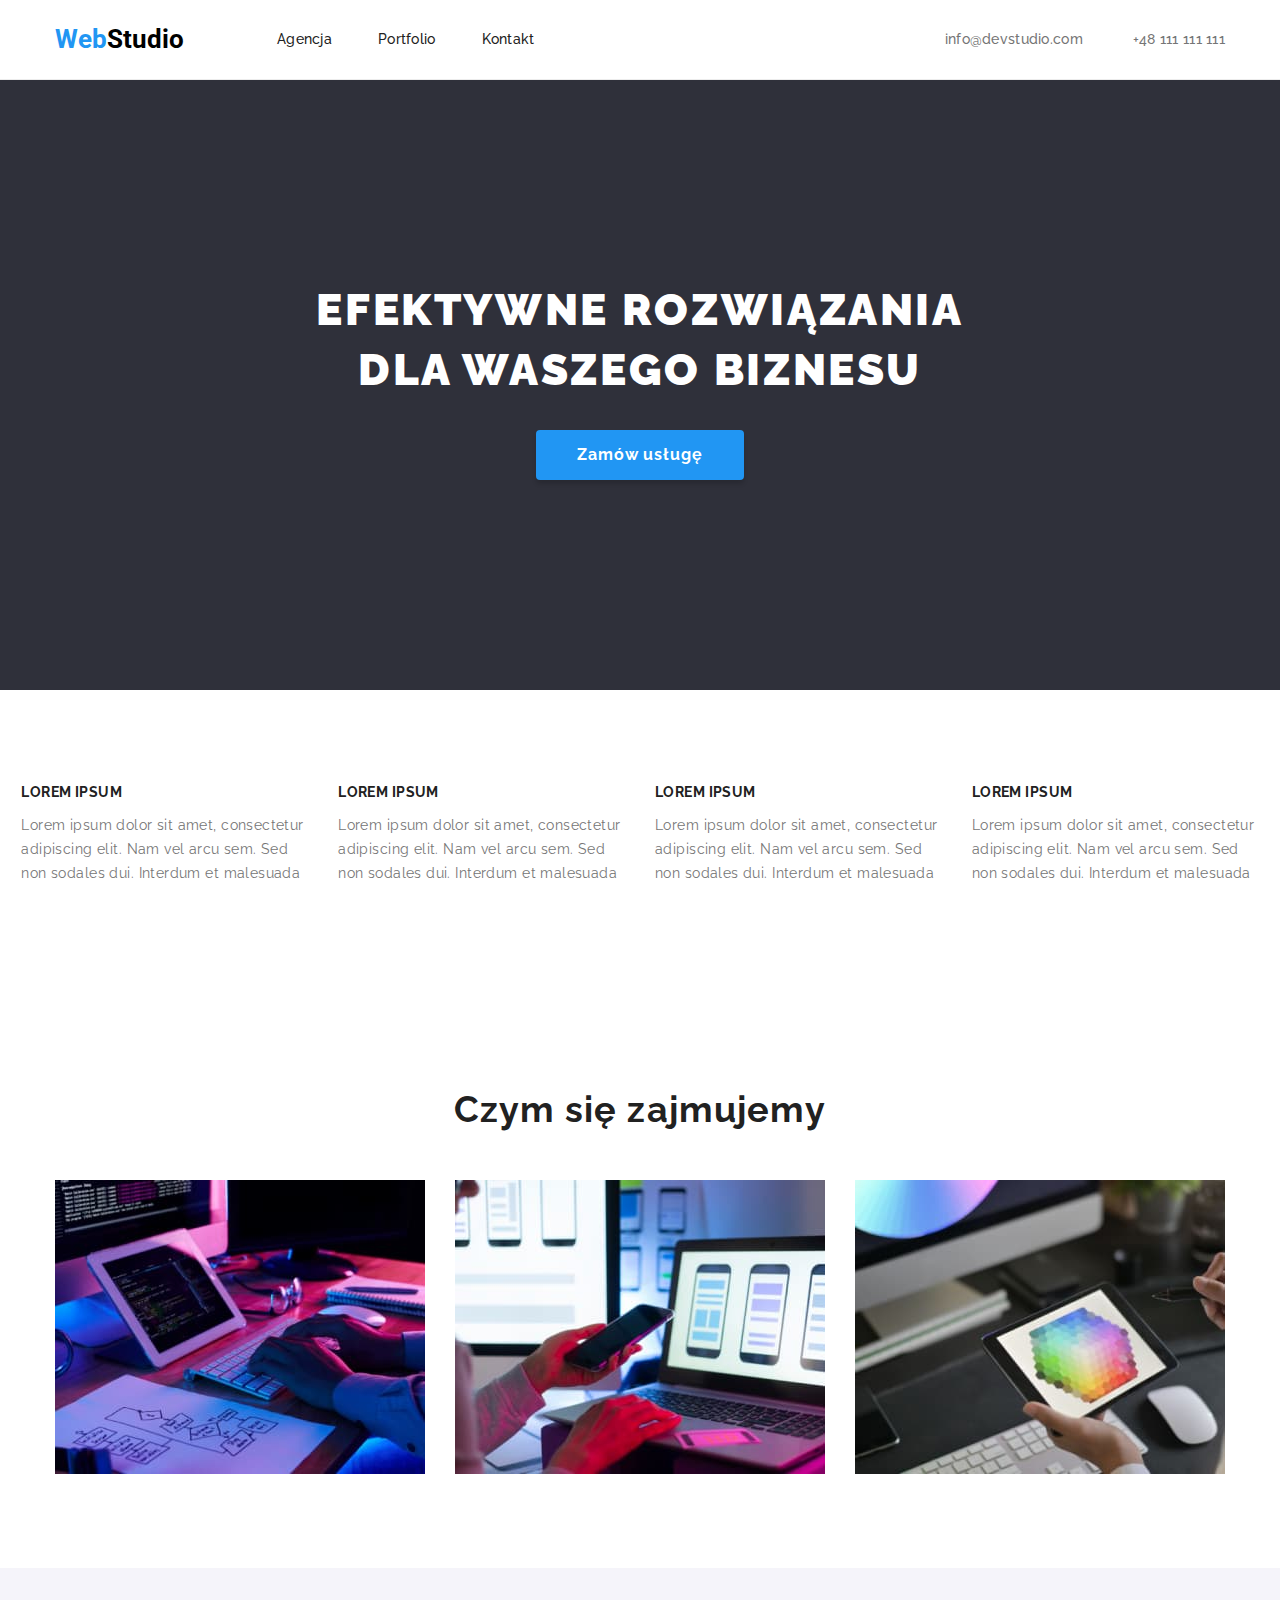
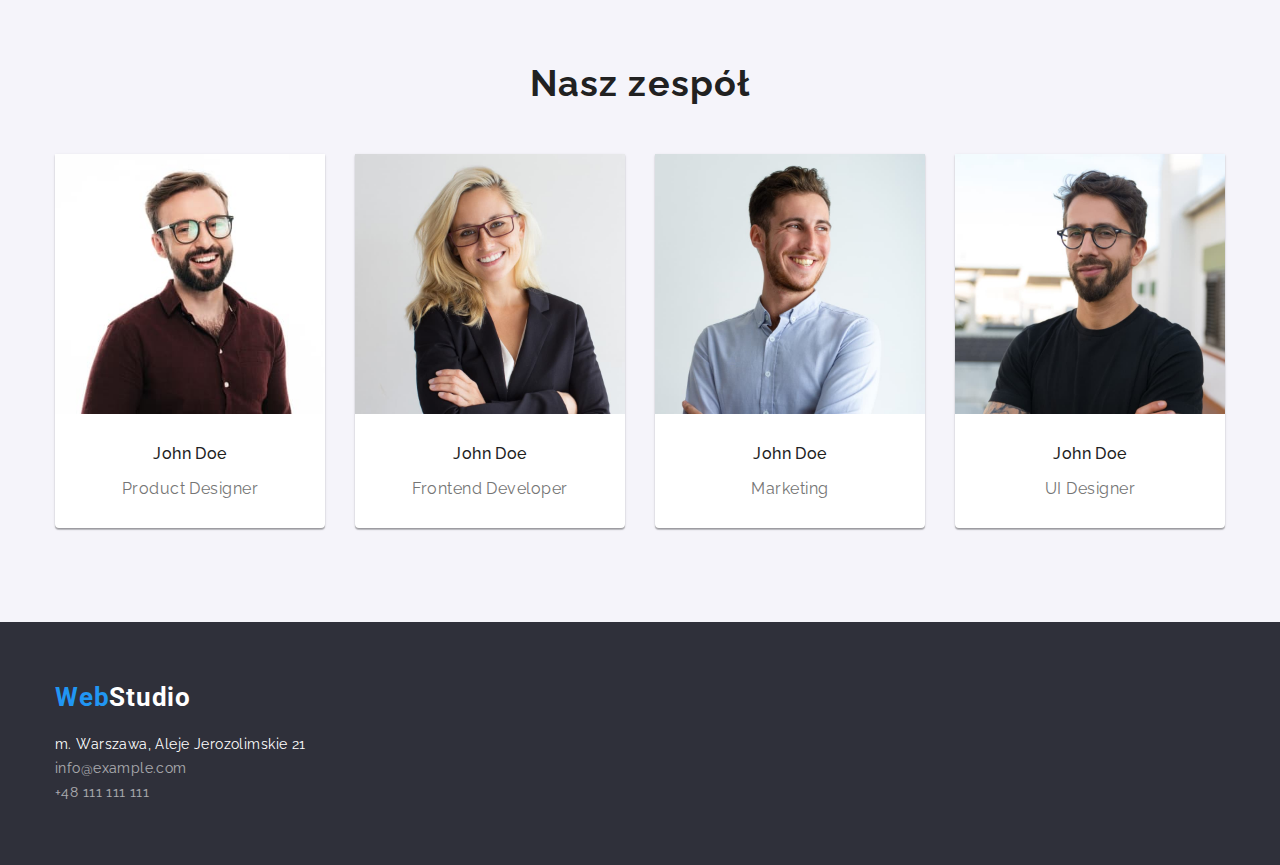
<file: index.html>
<!DOCTYPE html>
<html lang="pl">
<head>
    <meta charset="UTF-8">
    <meta http-equiv="X-UA-Compatible" content="IE=edge">
    <meta name="viewport" content="width=device-width, initial-scale=1.0">
    <title>Homework01</title>
    <link rel="stylesheet" href="https://cdnjs.cloudflare.com/ajax/libs/modern-normalize/1.0.0/modern-normalize.min.css"/>
    <link rel="stylesheet" href="./css/styles.css"/>
    <link rel="preconnect" href="https://fonts.googleapis.com">
    <link rel="preconnect" href="https://fonts.gstatic.com" crossorigin>
    <link href="https://fonts.googleapis.com/css2?family=Raleway:wght@700&family=Roboto:wght@400;500;700;900&display=swap" rel="stylesheet">
</head>
<body>
<!-- HEADER START -->
    <header class="header section">
        <div class="container">
            <nav class="navigation">
            <a class="logo-studio" href="index.html"><span class="logo-web">Web</span>Studio</a>
                <ul class="header-nav">
                    <li class="header-nav-list"><a class="header-nav-item" href="index.html">Agencja</a></li>
                    <li class="header-nav-list"><a class="header-nav-item" href="portfolio.html">Portfolio</a></li>
                    <li class="header-nav-list"><a class="header-nav-item" href="#">Kontakt</a></li>
                </ul>
            </nav>
            <ul class="header-contacts">
                <li class="header-contacts-list"><a class="header-contacts-item" href="mailto:info@devstudio.com">info@devstudio.com</a></li>
                <li class="header-contacts-list"><a class="header-contacts-item" href="tel:48111111111">+48 111 111 111</a></li>
            </ul>
        </div>
    </header>
<!-- HEADER END -->
    <main>
<!-- HERO START -->
    <section class="hero section">
    <div class="container">
        <h1 class="text-h1">EFEKTYWNE ROZWIĄZANIA DLA WASZEGO BIZNESU </h1>
        <button class="button-main"
        type="button">Zamów usługę</button>
    </div>
    </section>
<!-- HERO END -->

<!-- MAIN START -->
<!-- Nasze atuty -->
    <section class="nasze-atuty section">
    <div class="container">
        <ul class="atuty-list">
            <li class="atuty-item"><h3 class="atuty-header">LOREM IPSUM</h3>
                <p class="atuty-text">Lorem ipsum dolor sit amet, consectetur </br>adipiscing elit. Nam vel arcu sem. Sed </br>non sodales dui. Interdum et malesuada</p></li>
            <li class="atuty-item"><h3 class="atuty-header">LOREM IPSUM</h3>
                <p class="atuty-text">Lorem ipsum dolor sit amet, consectetur </br>adipiscing elit. Nam vel arcu sem. Sed </br>non sodales dui. Interdum et malesuada</p></li>
            <li class="atuty-item"><h3 class="atuty-header">LOREM IPSUM</h3>
                <p class="atuty-text">Lorem ipsum dolor sit amet, consectetur </br>adipiscing elit. Nam vel arcu sem. Sed </br>non sodales dui. Interdum et malesuada</p></li>
            <li class="atuty-item"><h3 class="atuty-header">LOREM IPSUM</h3>
                <p class="atuty-text">Lorem ipsum dolor sit amet, consectetur </br>adipiscing elit. Nam vel arcu sem. Sed </br>non sodales dui. Interdum et malesuada</p></li>    
        </ul>
    </div>
    </section>
    <!-- Czym się zajmujemy -->
    <section class="activities section">
        <div class="container">
            <h2 class="text-h2">Czym się zajmujemy</h2>
    <ul class="activities-list no-bullets-list">
        <li class="activities-item"><img src="./images/keyboard.jpg" alt="klawiatura" width='370' height='294'></li>
        <li class="activities-item"><img src="./images/laptop.jpg" alt="laptop" width='370' height='294'></li>
        <li class="activities-item"><img src="./images/tablet.jpg" alt="tablet" width='370' height='294'></li>
    </ul>
        </div>
    </section>

    <!-- Nasz zespół -->
    <section class="team section">
        <div class="container">
            <h2 class="text-h2">Nasz zespół</h2>
            <ul class="team-list no-bullets-list">
                <li class="team-item"><img src="./images/personone.jpg" alt="Product Designer" width="270" height="260">
                <h3 class="team-name">John Doe</h3>
                <p class="team-position">Product Designer</p>
                </li>
                <li class="team-item"><img src="./images/persontwo.jpg" alt="Frontend Developer" width="270" height="260">
                <h3 class="team-name">John Doe</h3>
                <p class="team-position">Frontend Developer</p>
                </li>
                <li class="team-item"><img src="./images/personthree.jpg" alt="Marketing" width="270" height="260">
                <h3 class="team-name">John Doe</h3>
                <p class="team-position">Marketing</p>
                </li>
                <li class="team-item"><img src="./images/personfour.jpg" alt="UI Designer" width="270" height="260">
                <h3 class="team-name">John Doe</h3>
                <p class="team-position">UI Designer</p>
                </li>
            </ul>
        </div>
    </section>
    </main>

    <footer class="footer-box section">
        <div class="footer container">
            <a class="footer-logo" href="index.html"><span class="logo-web">Web</span>Studio</a>
            <address class="footer-address"> 
                m. Warszawa, Aleje Jerozolimskie 21 <br>
                <a class="footer-link" href="mailto:info@example.com">info@example.com</a><br>
                <a class="footer-link" href="tel:48111111111">+48 111 111 111</a>
            </address>
        </div>

    </footer> 
</body>
</html>
</file>
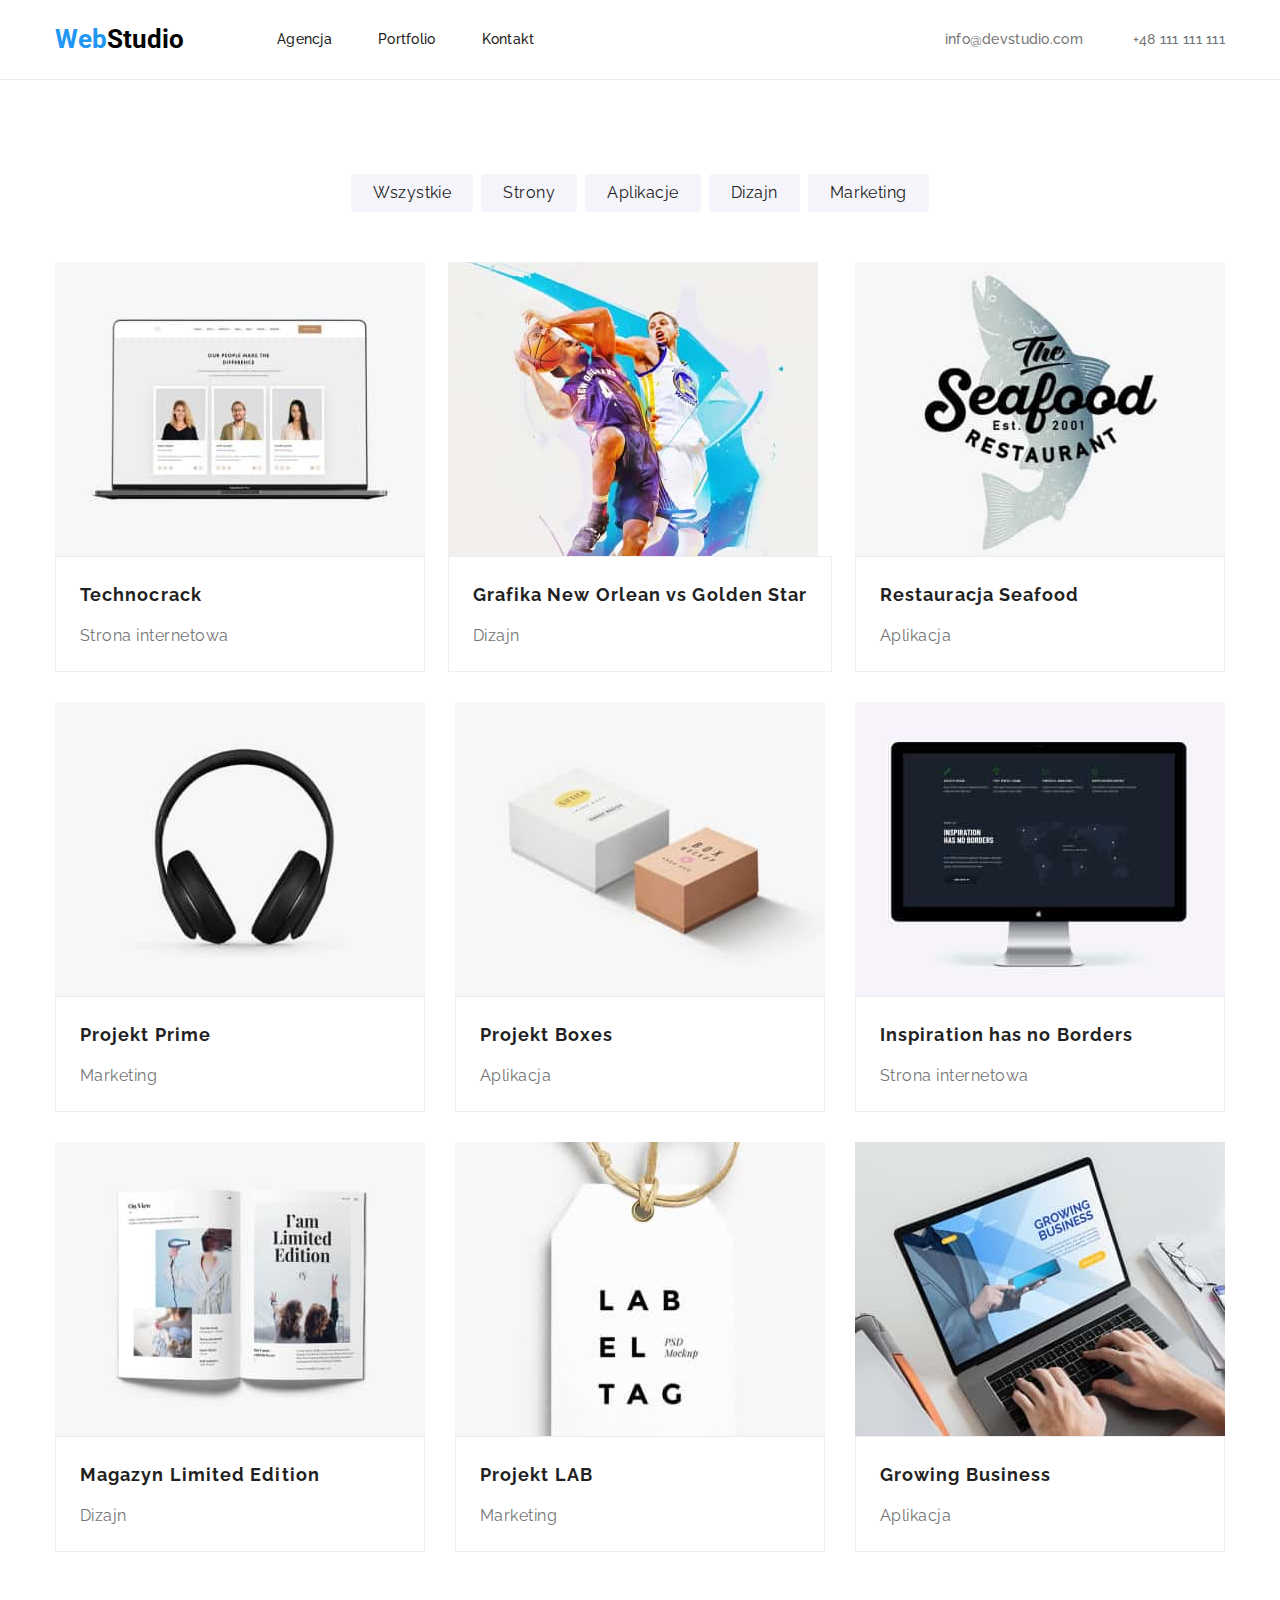
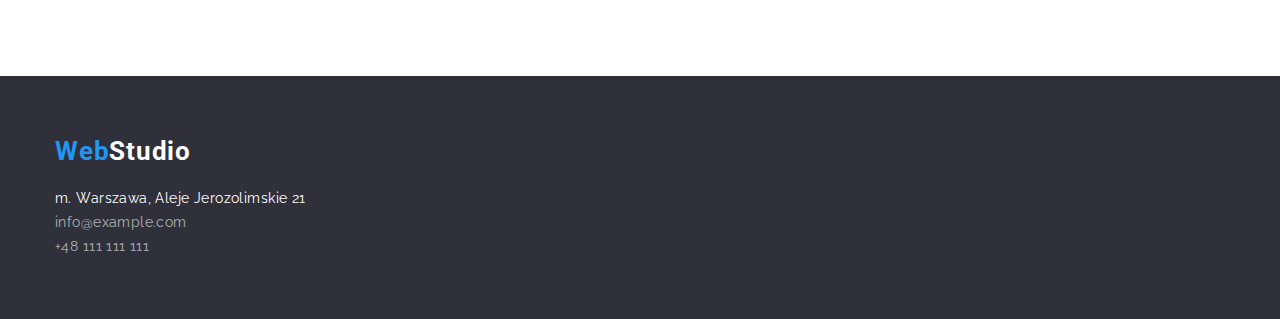
<file: portfolio.html>
<!DOCTYPE html>
<html lang="pl">
<head>
    <meta charset="UTF-8">
    <meta http-equiv="X-UA-Compatible" content="IE=edge">
    <meta name="viewport" content="width=device-width, initial-scale=1.0">
    <title>Homework03</title>
    <link rel="stylesheet" href="https://cdnjs.cloudflare.com/ajax/libs/modern-normalize/1.0.0/modern-normalize.min.css"/>
    <link rel="stylesheet" href="./css/styles.css"/>
    <link rel="preconnect" href="https://fonts.googleapis.com">
    <link rel="preconnect" href="https://fonts.gstatic.com" crossorigin>
    <link href="https://fonts.googleapis.com/css2?family=Raleway:wght@700&family=Roboto:wght@400;500;700;900&display=swap" rel="stylesheet">
</head>
<body>
    <header class="header section">
        <div class="container">
            <nav class="navigation">
                <a class="logo-studio" href="index.html"><span class="logo-web">Web</span>Studio</a>
                <ul class="header-nav">
                    <li class="header-nav-list"><a class="header-nav-item" href="index.html">Agencja</a></li>
                    <li class="header-nav-list"><a class="header-nav-item" href="portfolio.html">Portfolio</a></li>
                    <li class="header-nav-list"><a class="header-nav-item" href="#">Kontakt</a></li>
                </ul>
            </nav>
                <ul class="header-contacts">
                    <li class="header-contacts-list"><a class="header-contacts-item" href="mailto:info@devstudio.com">info@devstudio.com</a></li>
                    <li class="header-contacts-list"><a class="header-contacts-item" href="tel:48111111111">+48 111 111 111</a></li>
                </ul>
        </div>
    </header>
    <!-- Buttons Menu -->
    <main>
        <section class="hero-portfolio section">
            <div class="container">
                <ul class="buttons-list no-bullets-list">
                    <li class="buttons-item">
                        <button
                        class="buttons"
                        type="button">Wszystkie</button>
                    </li>
                    <li class="buttons-item">
                        <button
                            class="buttons"
                            type="button">Strony</button>
                    </li>
                    <li class="buttons-item">
                        <button
                            class="buttons"
                            type="button">Aplikacje</button>
                    </li>
                    <li class="buttons-item">
                        <button
                            class="buttons"
                            type="button">Dizajn</button>
                    </li>
                    <li class="buttons-item">
                        <button
                            class="buttons"
                            type="button">Marketing</button>
                    </li>
                </ul>
            </div>
        </section>
    <!-- Main menu pictures -->
        <section class="main-portfolio section">
            <div class="container">
                <ul class="pictures-menu-list no-bullets-list">
                    <li class="pictures-menu-item"><img class="main-menu-flex" src="./images/portfolio/01_laptop.jpg" alt="Laptop" width="370" height="294">
                       <div class="main-menu-caption">
                            <h3 class="main-menu-header">Technocrack</h3>
                            <p class="main-menu-text">Strona internetowa</p>
                       </div>
                    </li>
                    <li class="pictures-menu-item"><img class="main-menu-flex" src="./images/portfolio/02_basketball.jpg" alt="Dizajn" width="370" height="294">
                        <div class="main-menu-caption">
                            <h3 class="main-menu-header">Grafika New Orlean vs Golden Star</h3>
                            <p class="main-menu-text">Dizajn</p>
                        </div>
                    </li>
                    <li class="pictures-menu-item"><img class="main-menu-flex"  src="./images/portfolio/03_restaurant.jpg" alt="Logo Restauracji Seafood" width="370" height="294">
                        <div class="main-menu-caption">
                            <h3 class="main-menu-header">Restauracja Seafood</h3>
                            <p class="main-menu-text">Aplikacja</p>
                        </div>
                    </li>
                    <li class="pictures-menu-item"><img class="main-menu-flex" src="./images/portfolio/04_headphones.jpg" alt="Słuchawki" width="370" height="294">
                        <div class="main-menu-caption">
                            <h3 class="main-menu-header">Projekt Prime</h3>
                            <p class="main-menu-text">Marketing</p>
                        </div>
                    </li>
                    <li class="pictures-menu-item"><img class="main-menu-flex" src="./images/portfolio/05_boxes.jpg" alt="Pudełka" width="370" height="294">
                        <div class="main-menu-caption">
                            <h3 class="main-menu-header">Projekt Boxes</h3>
                            <p class="main-menu-text">Aplikacja</p>
                        </div>
                    </li>
                    <li class="pictures-menu-item"><img class="main-menu-flex" src="./images/portfolio/06_monitor.jpg" alt="Monitor" width="370" height="294">
                        <div class="main-menu-caption">
                            <h3 class="main-menu-header">Inspiration has no Borders</h3>
                            <p class="main-menu-text">Strona internetowa</p>
                        </div>
                    </li>
                    <li class="pictures-menu-item"><img class="main-menu-flex" src="./images/portfolio/07_magazine.jpg" alt="Gazetka" width="370" height="294">
                        <div class="main-menu-caption">
                            <h3 class="main-menu-header">Magazyn Limited Edition</h3>
                            <p class="main-menu-text">Dizajn</p>
                        </div>
                    </li>
                    <li class="pictures-menu-item"><img class="main-menu-flex" src="./images/portfolio/08_tag.jpg" alt="Metka" width="370" height="294">
                        <div class="main-menu-caption">
                            <h3 class="main-menu-header">Projekt LAB</h3>
                            <p class="main-menu-text">Marketing</p>
                        </div>
                    </li>
                    <li class="pictures-menu-item"><img class="main-menu-flex" src="./images/portfolio/09_writting.jpg" alt="Pisanie na laptopie" width="370" height="294">
                        <div class="main-menu-caption">
                            <h3 class="main-menu-header">Growing Business</h3>
                            <p class="main-menu-text">Aplikacja</p>
                        </div>
                    </li>
                </ul>
            </div>
    </section>
    </main>
    <!-- Footer box -->
<footer class="footer-box section">
    <div class="footer container">
            <a class="footer-logo" href="index.html"><span class="logo-web">Web</span>Studio</a>
        <address class="footer-address">
            m. Warszawa, Aleje Jerozolimskie 21 <br>
            <a class="footer-link" href="mailto:info@example.com">info@example.com</a><br>
            <a class="footer-link" href="tel:48111111111">+48 111 111 111</a> 
        </address>
    </div>
</footer>
</body>
</html>
</file>
<file: css/styles.css>
:root{
    --brand-blue: #2196F3;
    --main-black: #212121;
    --main-grey: #757575;
    --footer-contact-col: rgba(255, 255, 255, 0.6);
    --background-colour: #2F303A;
    --background-colour-team: #F5F4FA;
    --header-border-colour: #ECECEC;
    --portfolio-main-menu-border-box:  #EEEEEE;
    --logo-black: #000000;
    --white: #FFFFFF;
    --logo-font: "Roboto", sans-serif;
    --text-font: "Raleway", sans-serif;
}
body{
    font-family: var(--text-font);
    font-weight: 400;
    color: var(--main-black);
    margin: 0px auto;
}
/* *,
*::before,
*::after {
    content: "";
    box-sizing: border-box;
} */

h1,
h2,
h3,
h4,
h5,
h6{
    margin: 0;
    }
ul,
ol{
    padding: 0;
    margin: 0;
}
p{
    padding: 0;
}
img{
    display: block;
}

.container{
    width: 1200px;
    padding: 0px 15px;
    align-items:center;
    margin: auto;
}
.section{
    padding-top: 94px;
    padding-bottom: 94px;
}

/* HEADER START */
.header{
    padding: 0;
    border-bottom: 1px solid var(--header-border-colour) ;
}
.header .container{
    width: 1200px;
    display: flex;
    justify-content: space-around;
    align-items: center;
    padding-top: 24px;
    padding-bottom: 24px;
    margin: 0px auto;
}
.navigation{
    display: flex;
    align-items: center;
}
.logo-studio{
    color: var(--logo-black);
    font-size: 26px;
    font-family: var(--logo-font);
    letter-spacing: 0,03em;
    font-style: normal;
    font-weight: 700;
    text-decoration: none;
    line-height: 1.192;

    margin-right: 93px;
}
.logo-web{
    color: var(--brand-blue);
    font-size: 26px;
    font-family: var(--logo-font);
    letter-spacing: 0,03em;
    font-style: normal;
    font-weight: 700;
    text-decoration: none;
    line-height: 1.192;
}

.header-nav{
    font-family: var(--text-font);
    font-size: 14px;
    font-weight: 500;
    font-style: normal;
    letter-spacing: 0.02em;
    line-height: 1.143;
    list-style: none;
    text-decoration: none;

    display: flex;
    align-items: center;

    }
.header-nav:hover,
.header-nav:focus
{
    font-family: var(--text-font);
    font-size: 14px;
    font-weight: 500;
    font-style: normal;
    letter-spacing: 0.02em;
    line-height: 1.143;
    list-style: none;
    color: var(--brand-blue);
    text-decoration: none;
    }

.header-nav-item{
    font-family: var(--text-font);
    font-size: 14px;
    font-weight: 500;
    font-style: normal;
    letter-spacing: 0.02em;
    line-height: 1.143;
    list-style: none;
    text-decoration: none;
    color: var(--main-black);
}
.header-nav-item:hover,
.header-nav-item:focus{
    color: var(--brand-blue);
}
.header-nav-list:not(:last-child){
    margin-right: 46px;
}
.header-contacts{
    display: flex;
    list-style: none;
}
.header-contacts-item{
    font-family: var(--text-font);
    font-size: 14px;
    font-weight: 500;
    font-style: normal;
    text-decoration: none;
    letter-spacing: 0.02em;
    line-height: 1.143;
    color: var(--main-grey);
}
.header-contacts-item:hover,
.header-contacts-item:focus{
    color: var(--brand-blue);
}
.header .header-contacts{
    margin-left: auto;
}
.header-contacts-list:not(:last-child){
    margin-right: 50px;
}
.no-bullets-list{
    list-style: none;
}
/* HEADER END */

/* HERO START */
/* index - hero */
.hero{
    background-color: var(--background-colour);
    padding-top: 200px;
    padding-bottom: 210px;
}
.hero .container{
    width: 696px;
    margin-left: auto;
    margin-right: auto;
    text-align: center;
}
.text-h1{
    font-size: 44px;
    font-family: var(--text-font);
    font-weight: 900;
    letter-spacing: 00.06em;
    line-height: 1.364;
    color: var(--white);
    text-transform: uppercase;

    margin-bottom: 30px;
}

.button-main{
    font-family: var(--text-font);
    font-weight: 700;
    font-size: 16px;
    letter-spacing: 00.06em;
    color: var(--white);
    background-color: var(--brand-blue);
    line-height: 1.875;
    cursor: pointer;
    border-style: none;
    text-align: center;

    border-radius: 4px;
    box-shadow: 0px 4px 4px rgba(0, 0, 0, 0.15);
    padding: 10px 41px;
    margin-right: auto;
    margin-left: auto;
    display: block;
}
/* porfolio - buttons */
.hero-portfolio{
    padding-bottom: 50px;
}
.buttons-list{
    display: flex;
    justify-content: center;
}
.buttons-item:not(:last-child){
    margin-right: 8px;
}
.buttons{
    font-size: 16px;
    line-height: 1.625;
    text-align: center;
    color: var(--main-black);
    border: none;
    cursor: pointer;
    font-family: var(--text-font);
    font-size: 16px;
    font-style: normal;
    letter-spacing: 0.03em;
    background-color: var(--background-colour-team);
    border-radius: 4px;

    height: 38px;
    padding: 6px 22px;
    }
.buttons:hover,
.buttons:focus{
    background-color: var(--brand-blue);
    color: var(--white);
    border: none;
    cursor: pointer;
    font-family: var(--text-font);
    font-size: 16px;
    font-style: normal;
    letter-spacing: 0.03em;
    line-height: 1.625;
    border-radius: 4px;
    box-shadow: 0px 3px 1px rgba(0, 0, 0, 0.1), 0px 1px 2px rgba(0, 0, 0, 0.08),
    0px 2px 2px rgba(0, 0, 0, 0.12);
}
/* HERO END */

/* MAIN START */
/* portfolio - pictures menu */
.main-portfolio{
    padding-top: 0;
}
.pictures-menu-list{
    display: flex;
    justify-content: space-between;
    flex-wrap: wrap;
    }
.pictures-menu-item:not(:last-child){
    margin-bottom: 30px;
    /* margin-right: 30px; */
}
.pictures-menu-item{
    background: var(--white);
      }
.main-menu-header{
    font-family: var(--text-font);
    font-size: 18px;
    font-weight: 700;
    letter-spacing: 0.06em;
    color: var(--main-black);
    line-height: 2;
    padding: 20px 24px 4px 24px;
    }
.main-menu-text{
    font-family: var(--text-font);
    font-size: 16px;
    font-weight: 400;
    letter-spacing: 0.03em;
    color: var(--main-grey);
    line-height: 1.875;
    padding: 4px 24px 20px 24px;
    margin: 0;
}
.main-menu-flex{
    flex-flow: column wrap;
    flex-wrap: wrap;
    justify-content: column;
}
.main-menu-caption{
    border: 1px solid var(--portfolio-main-menu-border-box) ;
    }
    
/* index - nasze atuty */
.nasze-atuty{
    padding-top: 94px;
    padding-bottom: 94px;
}
.nasze-atuty .atuty-list{
    width: 1170px;
    list-style: none;
    display: flex;
    justify-content: center;
}
.atuty-item:not(:last-child){
    margin-right: 30px;
}
.atuty-header{
    font-family: var(--text-font);
    font-size: 14px;
    font-weight: 700;
    letter-spacing: 0.03em;
    color: var(--main-black);
    line-height: 1.143;

    margin-bottom: 10px;
}
.atuty-text{
    font-family: var(--text-font);
    font-size: 14px;
    font-weight: 400;
    letter-spacing: 0.03em;
    color: var(--main-grey);
    line-height: 1.714;
    white-space: pre;
}
/* index - czym się zajmuje */
.activities-list{
    /* margin-bottom: 94px; */
}
.activities{
    /* padding-top: 0;
    padding-bottom: 94px; */
    display: flex;
}
.activities,
.activities-list{
    display: flex;
    justify-content: center;
}
.text-h2{
    font-family: var(--text-font);
    font-size: 36px;
    font-weight: 700;
    letter-spacing: 0.03em;
    color: var(--main-black);
    line-height: 1.167;
    text-align: center;

    margin-bottom: 50px;
}
.activities-item:not(:last-child){
    margin-right: 30px;
}
/* index - nasz zespół */
.team{
    display: flex;
    background-color: var(--background-colour-team);
    /* width: 1200px; */
    justify-content: center;
}
.team .team-list{
    display: flex;
    justify-content: space-between;
}
.team-item:not(:last-child){
    margin-right: 30px;
}
.team-item{
    background-color: var(--white);
    box-shadow: 0px 1px 3px rgba(0, 0, 0, 0.12),
    0px 1px 1px rgba(0, 0, 0, 0.14),
    0px 2px 1px rgba(0, 0, 0, 0.2);
    border-radius: 0px 0px 4px 4px;

}
.team-name{
    font-family: var(--text-font);
    font-size: 16px;
    font-weight: 500;
    letter-spacing: 0.03em;
    color: var(--main-black);
    line-height: 1.188;
    text-align: center;

    margin-top: 30px;
    margin-bottom: 10px;
    /* padding: 99px 59px 99px 290px; */
}
.team-position{
    font-family: var(--text-font);
    font-size: 16px;
    font-weight: 400;
    letter-spacing: 0.03em;
    color: var(--main-grey);
    line-height: 1.188;
    text-align: center;

    margin-bottom: 30px;
}
/* MAIN END */

/* FOOTER START */
.footer-box{
    padding: 0;
    background-color: var(--background-colour);
}
.footer{
    padding-top: 60px;
}
.footer-logo{
    color: var(--white);
    font-size: 26px;
    font-family: var(--logo-font);
    letter-spacing: 0.03em;
    font-weight: 700;
    text-decoration: none;
    line-height: 1.192;

    margin-bottom: 20px;
}
.footer-address{
    color: var(--white);
    font-family: var(--text-font);
    font-weight: 400;
    font-size: 14px;
    font-style: normal;
    letter-spacing: 0.03em;
    line-height: 1.714;

    padding-bottom: 60px;
    padding-top: 20px;
}
.footer-link{
    color:var(--white) ;
    opacity: 60%;
    text-decoration: none;
    font-family: var(--text-font);
    font-weight: 400;
    font-size: 14px;
    letter-spacing: 3%;
    line-height: 1.714;

}
.footer-link:hover,
.footer-link:focus{
    color: var(--brand-blue);
    text-decoration: none;
    font-family: var(--text-font);
    font-weight: 400;
    font-size: 14px;
    font-style: normal;
    letter-spacing: 0.03em;
    line-height: 1.714;
}
.footer-address:not(:last-child){
    margin-bottom: 9px;
}
</file>
